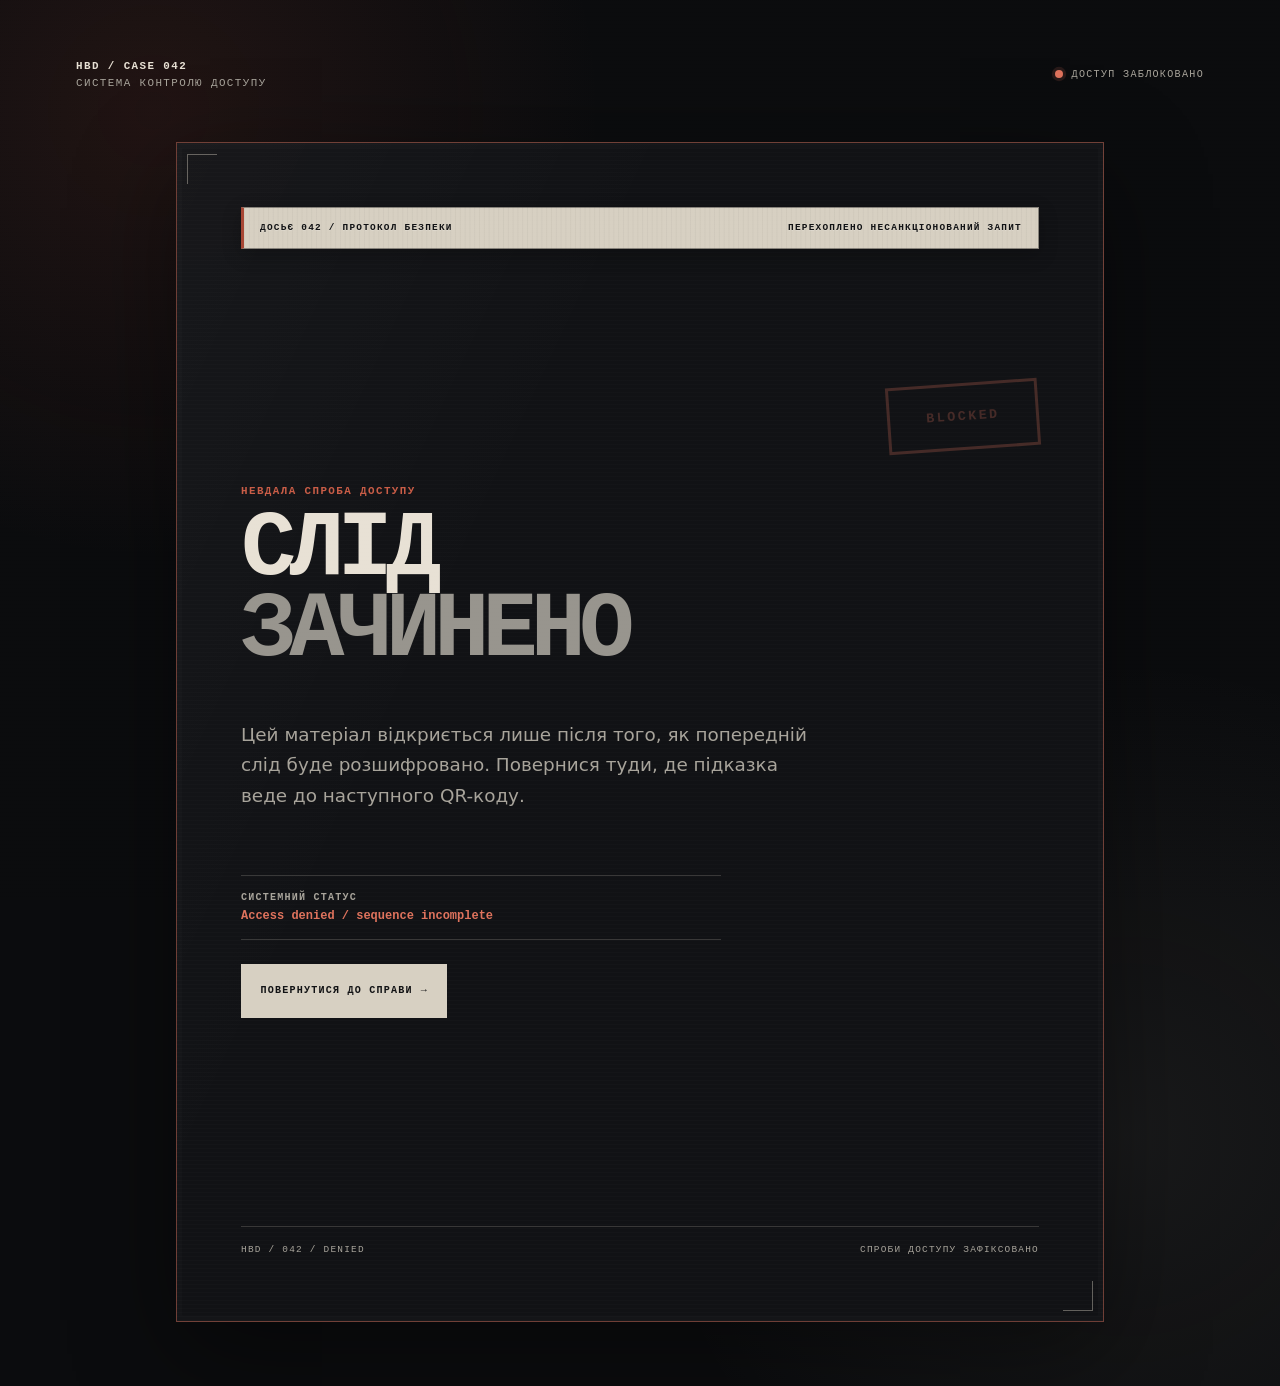
<file: access-denied.html>
<!DOCTYPE html>
<html lang="uk">
<head>
  <meta charset="UTF-8">
  <meta name="viewport" content="width=device-width, initial-scale=1">
  <meta name="theme-color" content="#0b0c0e">
  <meta name="description" content="Системне повідомлення про блокування доступу до наступного етапу квесту.">
  <title>Доступ обмежено — Справа №042</title>
  <link rel="stylesheet" href="style.css">
</head>
<body>
  <a class="skip-link" href="#main-content">Перейти до вмісту</a>

  <main class="case-page denied-page" id="main-content">
    <header class="topbar">
      <div class="identity">
        <p class="identity__series">HBD / CASE 042</p>
        <p class="identity__classification">Система контролю доступу</p>
      </div>
      <div class="topbar__status">
        <span class="status-light status-light--blocked" aria-hidden="true"></span>
        Доступ заблоковано
      </div>
    </header>

    <article class="case-file denied-file" aria-labelledby="denied-title">
      <div class="case-file__meta">
        <span>Досьє 042 / Протокол безпеки</span>
        <span>Перехоплено несанкціонований запит</span>
      </div>

      <section class="denied-content">
        <p class="eyebrow">Невдала спроба доступу</p>
        <h1 id="denied-title">Слід<br><em>зачинено</em></h1>
        <p class="denied-message">Цей матеріал відкриється лише після того, як попередній слід буде розшифровано. Повернися туди, де підказка веде до наступного QR-коду.</p>

        <div class="denied-status" role="status">
          <span>Системний статус</span>
          <strong>Access denied / sequence incomplete</strong>
        </div>

        <a class="denied-action" href="index.html">Повернутися до справи <span aria-hidden="true">→</span></a>
      </section>

      <div class="stamp stamp--large stamp--blocked" aria-hidden="true">Blocked</div>

      <footer class="case-file__footer">
        <span>HBD / 042 / DENIED</span>
        <span>Спроби доступу зафіксовано</span>
      </footer>
    </article>
  </main>
</body>
</html>
</file>
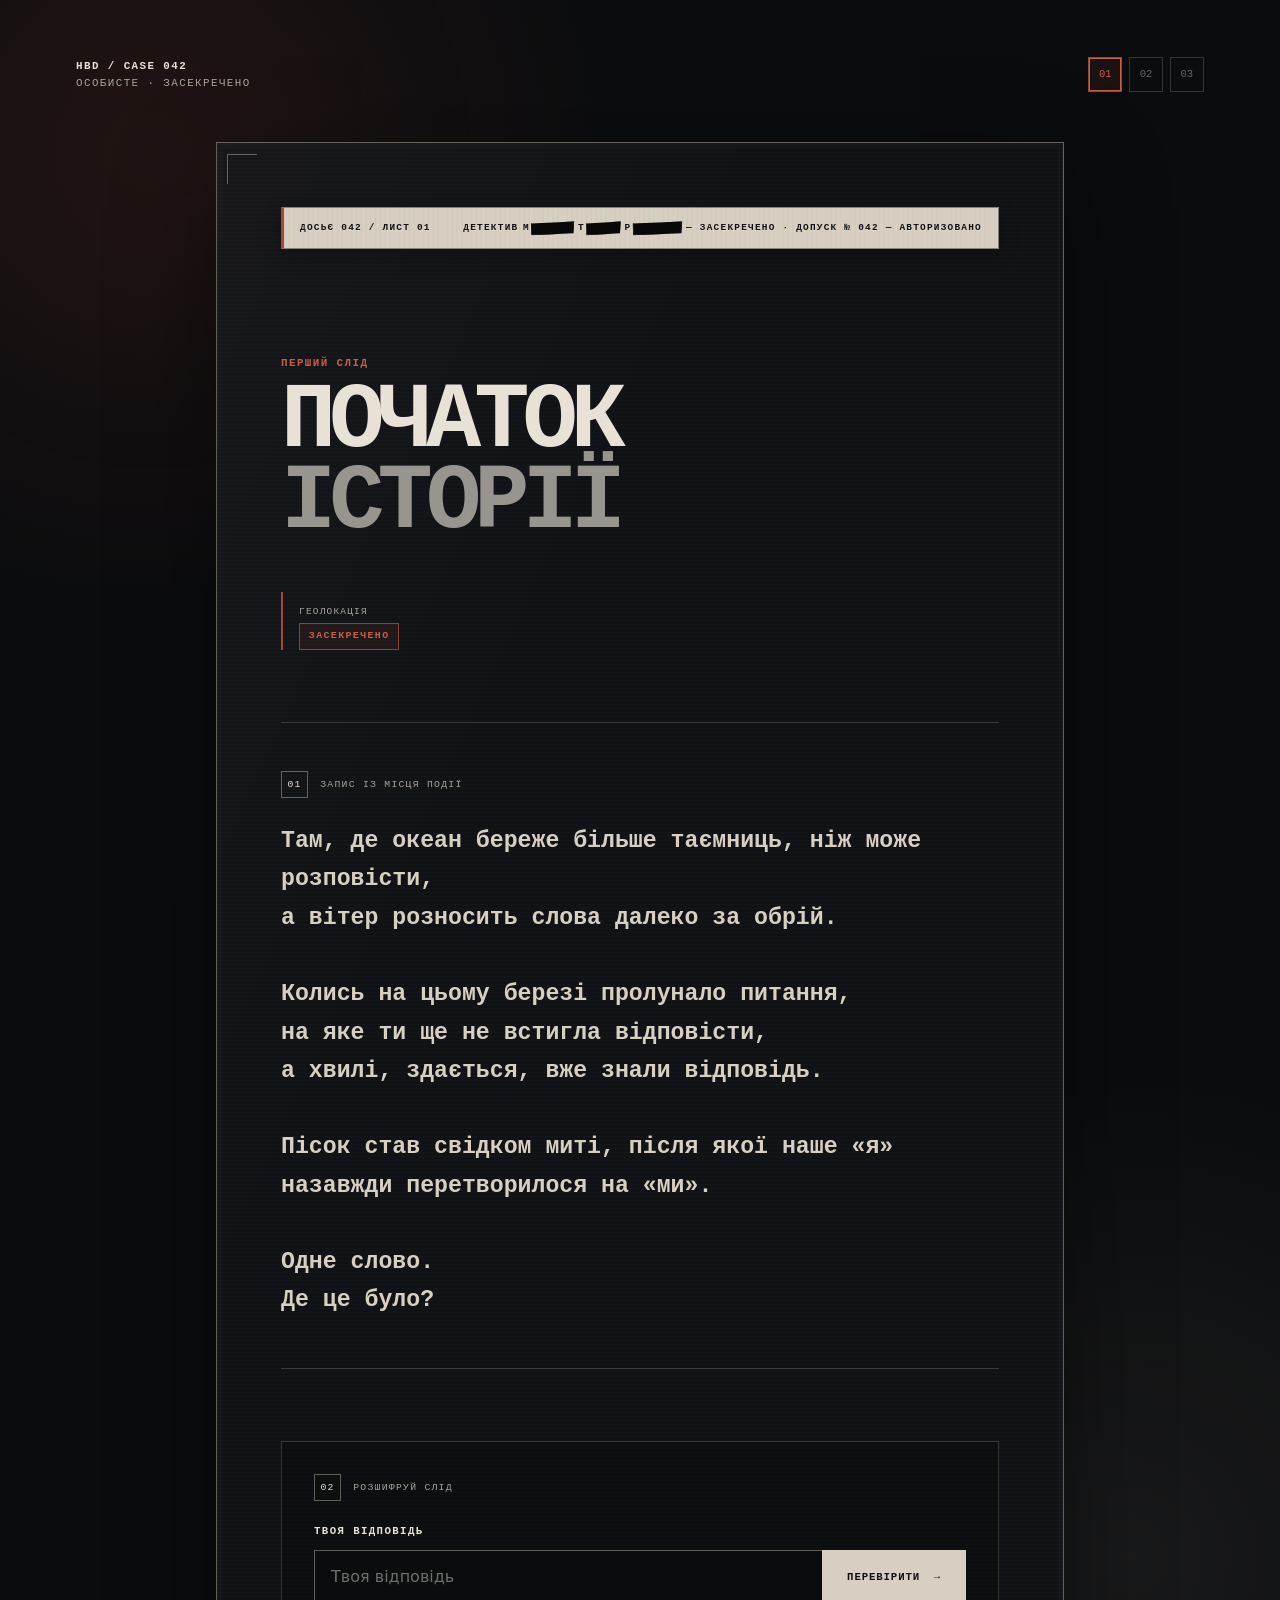
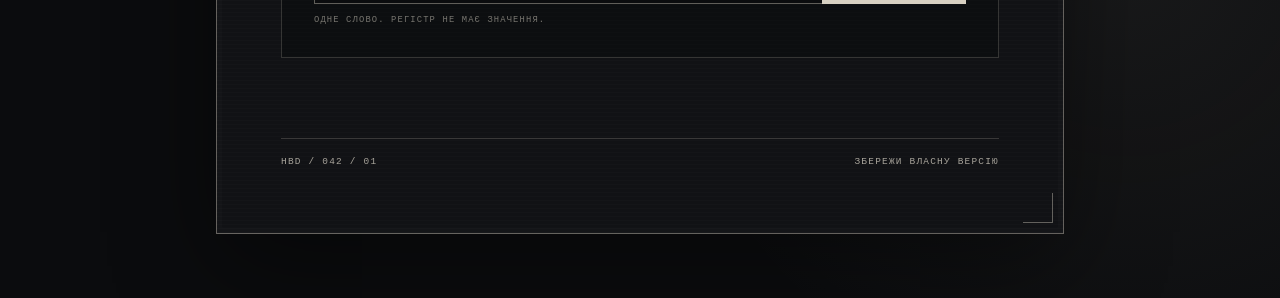
<file: case1.html>
<!DOCTYPE html>
<html lang="uk" data-quest-stage="1">
<head>
  <meta charset="UTF-8">
  <meta name="viewport" content="width=device-width, initial-scale=1">
  <meta name="theme-color" content="#0b0c0e">
  <meta name="description" content="Перший слід детективної справи №042.">
  <title>Справа №1 — Початок історії</title>
  <link rel="stylesheet" href="/style.css">
  <script src="/quest-access.js"></script>
  <script src="/quest.js" defer></script>
</head>
<body>
  <noscript><div class="noscript-warning">Для розслідування потрібно увімкнути JavaScript.</div></noscript>
  <a class="skip-link" href="#main-content">Перейти до вмісту</a>

  <main class="case-page" id="main-content">
    <header class="topbar">
      <div class="identity">
        <p class="identity__series">HBD / CASE 042</p>
        <p class="identity__classification">Особисте · Засекречено</p>
      </div>
      <ol class="stage-list" aria-label="Етап 1 з 3">
        <li data-stage-link="1"><span class="stage-list__number">01</span></li>
        <li data-stage-link="2"><span class="stage-list__number">02</span></li>
        <li data-stage-link="3"><span class="stage-list__number">03</span></li>
      </ol>
    </header>

    <article class="case-file" data-correct-answer="пляж">
      <div class="case-file__meta">
        <span>Досьє 042 / Лист 01</span>
        <span class="case-file__authorization">Детектив <span class="redacted-name" role="img" aria-label="Ім’я М, решта засекречена"><span class="redacted-name__initial" aria-hidden="true">М</span><span class="redaction redaction--first" aria-hidden="true"></span></span> <span class="redacted-name" role="img" aria-label="По батькові Т, решта засекречено"><span class="redacted-name__initial" aria-hidden="true">Т</span><span class="redaction redaction--middle" aria-hidden="true"></span></span> <span class="redacted-name" role="img" aria-label="Прізвище Р, решта засекречено"><span class="redacted-name__initial" aria-hidden="true">Р</span><span class="redaction redaction--last" aria-hidden="true"></span></span> — засекречено · Допуск № 042 — авторизовано</span>
      </div>

      <header class="case-heading">
        <p class="eyebrow">Перший слід</p>
        <h1>Початок<br><em>історії</em></h1>
        <div class="location-card location-card--classified">
          <span>Геолокація</span>
          <strong>Засекречено</strong>
        </div>
      </header>

      <section class="evidence" aria-labelledby="evidence-title">
        <div class="section-label">
          <span>01</span>
          <h2 id="evidence-title">Запис із місця події</h2>
        </div>
        <p class="riddle" id="riddle">Там, де океан береже більше таємниць, ніж може розповісти,<br>а вітер розносить слова далеко за обрій.<br><br>Колись на цьому березі пролунало питання,<br>на яке ти ще не встигла відповісти,<br>а хвилі, здається, вже знали відповідь.<br><br>Пісок став свідком миті, після якої наше «я»<br>назавжди перетворилося на «ми».<br><br>Одне слово.<br>Де це було?</p>
      </section>

      <form class="answer-form" id="quest-form" novalidate>
        <div class="section-label">
          <span>02</span>
          <h2>Розшифруй слід</h2>
        </div>

        <label class="answer-label" for="answer">Твоя відповідь</label>
        <div class="answer-controls">
          <input id="answer" name="answer" type="text" placeholder="Твоя відповідь" autocomplete="off" autocapitalize="none" spellcheck="false" maxlength="32" aria-describedby="answer-hint">
          <button id="submit" type="submit">Перевірити <span aria-hidden="true">→</span></button>
        </div>
        <p class="input-hint" id="answer-hint">Одне слово. Регістр не має значення.</p>
        <p class="feedback feedback--error" id="error" role="alert" hidden>Не той слід. Спробуй ще раз.</p>
      </form>

      <section class="result" id="result" aria-labelledby="result-title" tabindex="-1" hidden>
        <div class="result__header">
          <div>
            <p class="eyebrow" id="result-title">Слід підтверджено</p>
            <h2>Правильно!</h2>
          </div>
          <div class="stamp stamp--solved" aria-hidden="true">Solved</div>
        </div>

        <div class="digit-card">
          <span>Перша цифра коду</span>
          <strong id="digit">3</strong>
        </div>

        <div class="next-clue">
          <span>Наступний слід</span>
          <p>Шукай його там, де пахне фарбою і чути звук дрилі.</p>
        </div>

        <p class="feedback feedback--warning" id="progress-warning" role="alert" hidden>Відповідь правильна, але браузер не зберіг прогрес. Перевірте дозволи на збереження даних і спробуйте ще раз.</p>
      </section>

      <footer class="case-file__footer">
        <span>HBD / 042 / 01</span>
        <span>Збережи власну версію</span>
      </footer>
    </article>
  </main>
</body>
</html>
</file>
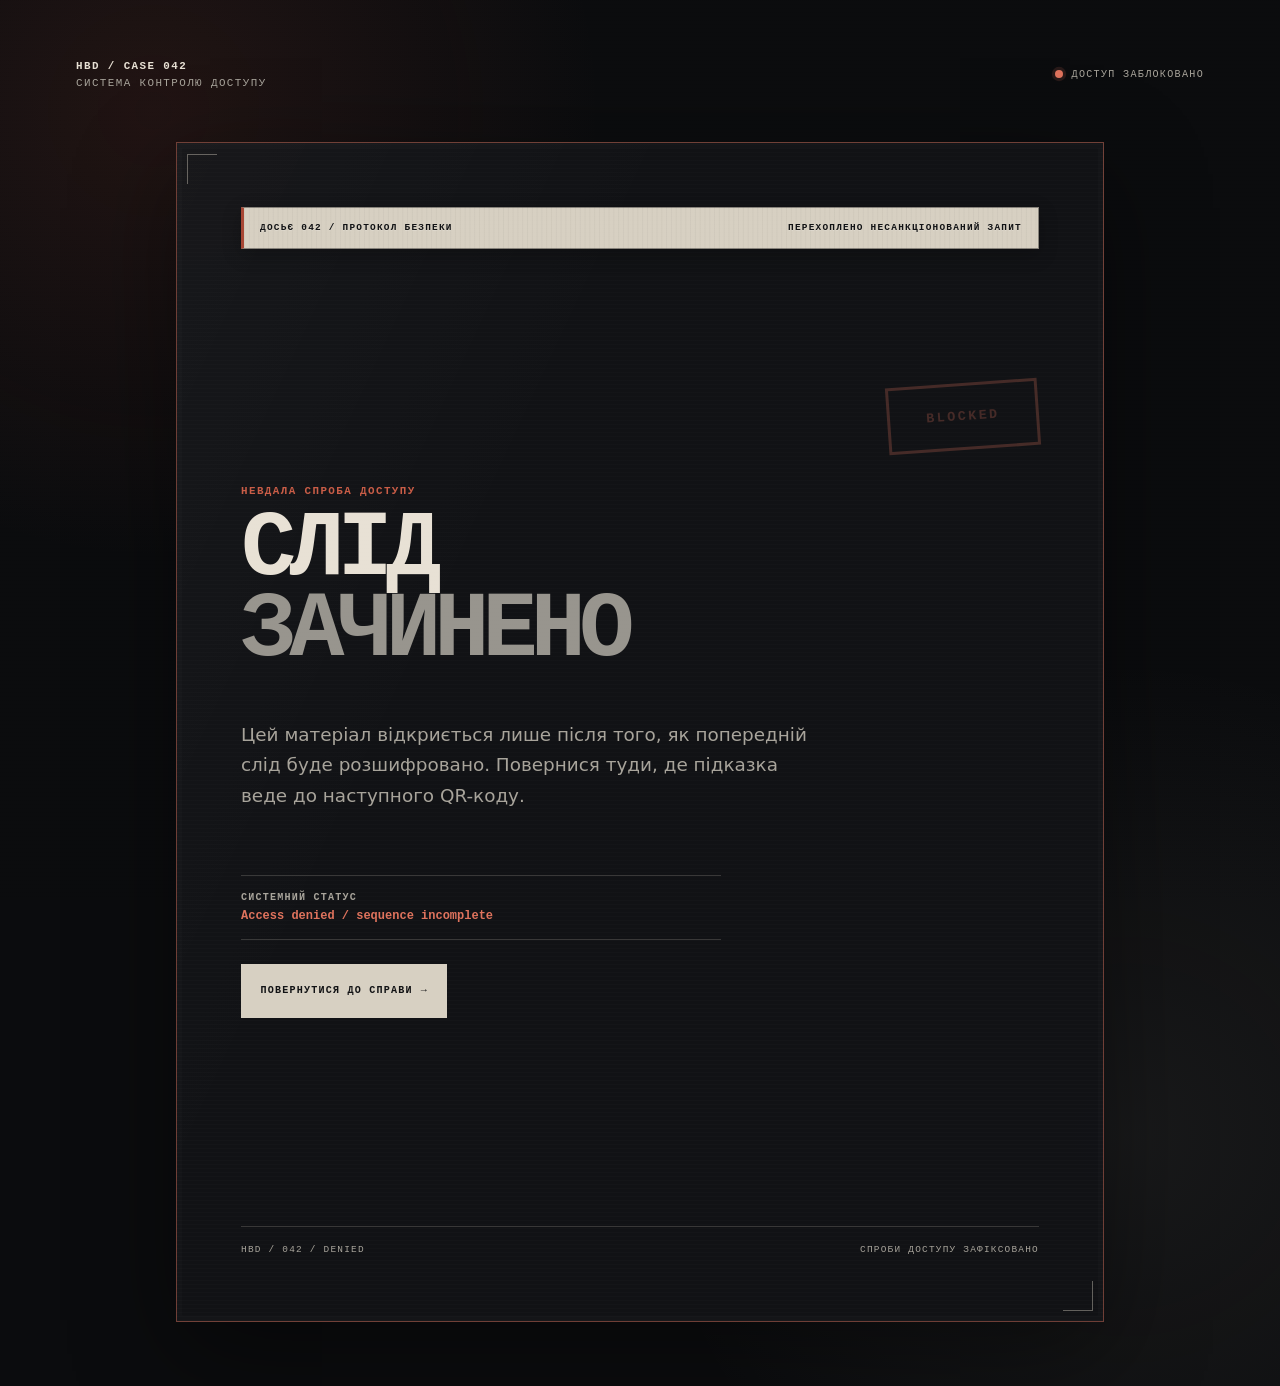
<file: case2.html>
<!DOCTYPE html>
<html lang="uk" data-quest-stage="2">
<head>
  <meta charset="UTF-8">
  <meta name="viewport" content="width=device-width, initial-scale=1">
  <meta name="theme-color" content="#0b0c0e">
  <meta name="description" content="Другий слід детективної справи №042.">
  <title>Справа №2 — Там, де ми будуємо</title>
  <link rel="stylesheet" href="/style.css">
  <script src="/quest-access.js"></script>
  <script src="/quest.js" defer></script>
  <noscript><meta http-equiv="refresh" content="0; url=/access-denied.html"></noscript>
</head>
<body>
  <noscript><div class="noscript-warning">Для розслідування потрібно увімкнути JavaScript.</div></noscript>
  <a class="skip-link" href="#main-content">Перейти до вмісту</a>

  <main class="case-page" id="main-content">
    <header class="topbar">
      <div class="identity">
        <p class="identity__series">HBD / CASE 042</p>
        <p class="identity__classification">Особисте · Засекречено</p>
      </div>
      <ol class="stage-list" aria-label="Етап 2 з 3">
        <li data-stage-link="1"><span class="stage-list__number">01</span></li>
        <li data-stage-link="2"><span class="stage-list__number">02</span></li>
        <li data-stage-link="3"><span class="stage-list__number">03</span></li>
      </ol>
    </header>

    <article class="case-file" data-correct-answer="дім">
      <div class="case-file__meta">
        <span>Досьє 042 / Лист 02</span>
        <span class="case-file__authorization">Детектив <span class="redacted-name" role="img" aria-label="Ім’я М, решта засекречена"><span class="redacted-name__initial" aria-hidden="true">М</span><span class="redaction redaction--first" aria-hidden="true"></span></span> <span class="redacted-name" role="img" aria-label="По батькові Т, решта засекречено"><span class="redacted-name__initial" aria-hidden="true">Т</span><span class="redaction redaction--middle" aria-hidden="true"></span></span> <span class="redacted-name" role="img" aria-label="Прізвище Р, решта засекречено"><span class="redacted-name__initial" aria-hidden="true">Р</span><span class="redaction redaction--last" aria-hidden="true"></span></span> — засекречено · Допуск № 042 — авторизовано</span>
      </div>

      <header class="case-heading">
        <p class="eyebrow">Другий слід</p>
        <h1>Там, де ми<br><em>будуємо</em></h1>
        <div class="location-card location-card--classified">
          <span>Геолокація</span>
          <strong>Засекречено</strong>
        </div>
      </header>

      <section class="evidence" aria-labelledby="evidence-title">
        <div class="section-label">
          <span>01</span>
          <h2 id="evidence-title">Запис із місця події</h2>
        </div>
        <p class="riddle" id="riddle">Тут поки що більше пилу, ніж затишку,<br>більше сміття, ніж речей на своїх місцях.<br>Тут було чимало втоми, сумнівів і моментів,<br>коли здавалося, що до мрії ще дуже далеко.<br><br>Але кожна стіна, кожен цвях і кожен зроблений крок<br>потроху перетворюють порожній простір<br>на місце, яке буде тільки нашим.<br><br>Ми створюємо місце, куди завжди захочеться повертатися.<br><br>Одним словом: що ми створюємо?</p>
      </section>

      <form class="answer-form" id="quest-form" novalidate>
        <div class="section-label">
          <span>02</span>
          <h2>Розшифруй слід</h2>
        </div>

        <label class="answer-label" for="answer">Твоя відповідь</label>
        <div class="answer-controls">
          <input id="answer" name="answer" type="text" placeholder="Твоя відповідь" autocomplete="off" autocapitalize="none" spellcheck="false" maxlength="32" aria-describedby="answer-hint">
          <button id="submit" type="submit">Перевірити <span aria-hidden="true">→</span></button>
        </div>
        <p class="input-hint" id="answer-hint">Одне слово. Регістр не має значення.</p>
        <p class="feedback feedback--error" id="error" role="alert" hidden>Не той слід. Спробуй ще раз.</p>
      </form>

      <section class="result" id="result" aria-labelledby="result-title" tabindex="-1" hidden>
        <div class="result__header">
          <div>
            <p class="eyebrow" id="result-title">Слід підтверджено</p>
            <h2>Правильно!</h2>
          </div>
          <div class="stamp stamp--solved" aria-hidden="true">Solved</div>
        </div>

        <div class="digit-card">
          <span>Друга цифра коду</span>
          <strong id="digit">7</strong>
        </div>

        <div class="next-clue">
          <span>Наступний слід</span>
          <p>Він уже вдома. Поглянь туди. Там ми ховаємо найцінніше.</p>
        </div>

        <p class="feedback feedback--warning" id="progress-warning" role="alert" hidden>Відповідь правильна, але браузер не зберіг прогрес. Перевірте дозволи на збереження даних і спробуйте ще раз.</p>
      </section>

      <footer class="case-file__footer">
        <span>HBD / 042 / 02</span>
        <span>Збережи власну версію</span>
      </footer>
    </article>
  </main>
</body>
</html>
</file>
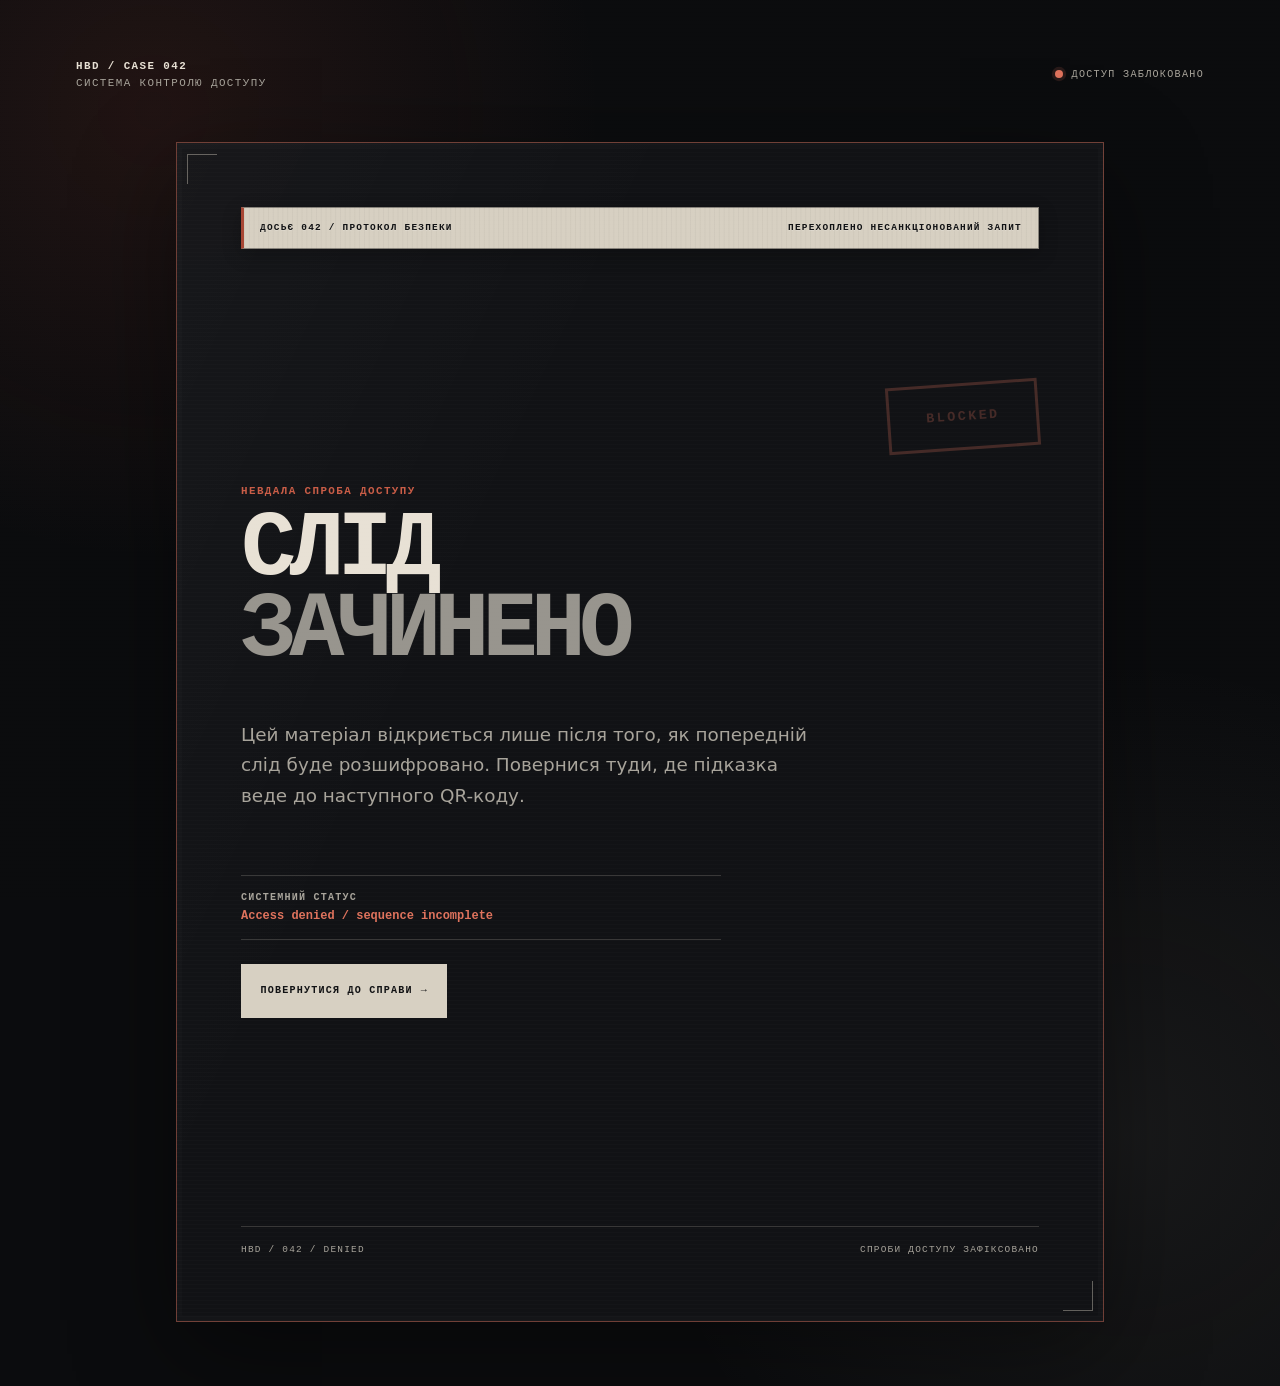
<file: case3.html>
<!DOCTYPE html>
<html lang="uk" data-quest-stage="3">
<head>
  <meta charset="UTF-8">
  <meta name="viewport" content="width=device-width, initial-scale=1">
  <meta name="theme-color" content="#0b0c0e">
  <meta name="description" content="Фінальний слід детективної справи №042.">
  <title>Справа №3 — Останнє питання</title>
  <link rel="stylesheet" href="/style.css">
  <script src="/quest-access.js"></script>
  <script src="/quest.js" defer></script>
  <noscript><meta http-equiv="refresh" content="0; url=/access-denied.html"></noscript>
</head>
<body>
  <noscript><div class="noscript-warning">Для розслідування потрібно увімкнути JavaScript.</div></noscript>
  <a class="skip-link" href="#main-content">Перейти до вмісту</a>

  <main class="case-page" id="main-content">
    <header class="topbar">
      <div class="identity">
        <p class="identity__series">HBD / CASE 042</p>
        <p class="identity__classification">Особисте · Засекречено</p>
      </div>
      <ol class="stage-list" aria-label="Етап 3 з 3">
        <li data-stage-link="1"><span class="stage-list__number">01</span></li>
        <li data-stage-link="2"><span class="stage-list__number">02</span></li>
        <li data-stage-link="3"><span class="stage-list__number">03</span></li>
      </ol>
    </header>

    <article class="case-file" data-correct-answer="Танюшка">
      <div class="case-file__meta">
        <span>Досьє 042 / Лист 03</span>
        <span class="case-file__authorization">Детектив <span class="redacted-name" role="img" aria-label="Ім’я М, решта засекречена"><span class="redacted-name__initial" aria-hidden="true">М</span><span class="redaction redaction--first" aria-hidden="true"></span></span> <span class="redacted-name" role="img" aria-label="По батькові Т, решта засекречено"><span class="redacted-name__initial" aria-hidden="true">Т</span><span class="redaction redaction--middle" aria-hidden="true"></span></span> <span class="redacted-name" role="img" aria-label="Прізвище Р, решта засекречено"><span class="redacted-name__initial" aria-hidden="true">Р</span><span class="redaction redaction--last" aria-hidden="true"></span></span> — засекречено · Допуск № 042 — авторизовано</span>
      </div>

      <header class="case-heading">
        <p class="eyebrow">Фінальний слід</p>
        <h1>Останнє<br><em>питання</em></h1>
        <div class="location-card location-card--classified">
          <span>Геолокація</span>
          <strong>Засекречено</strong>
        </div>
      </header>

      <section class="evidence" aria-labelledby="evidence-title">
        <div class="section-label">
          <span>01</span>
          <h2 id="evidence-title">Запис із місця події</h2>
        </div>
        <p class="riddle" id="riddle">Океан став свідком нашого початку.<br>Стіни стали свідками того, як ми вчимося будувати своє життя разом.<br><br>Але ні океан, ні стіни не мають значення самі по собі.<br><br>Бо всі дороги, усі плани, усі труднощі,<br>усі «ми ще це зробимо»<br>ведуть до однієї людини.<br><br>Тієї, без якої ця історія просто не мала б сенсу.<br><br>І якщо перші дві відповіді були місцями,<br>то ця — найважливіша.<br><br><strong>Одним словом: як я тебе називаю?</strong></p>
      </section>

      <form class="answer-form" id="quest-form" novalidate>
        <div class="section-label">
          <span>02</span>
          <h2>Розшифруй слід</h2>
        </div>

        <label class="answer-label" for="answer">Твоя відповідь</label>
        <div class="answer-controls">
          <input id="answer" name="answer" type="text" placeholder="Твоя відповідь" autocomplete="off" autocapitalize="none" spellcheck="false" maxlength="32" aria-describedby="answer-hint">
          <button id="submit" type="submit">Перевірити <span aria-hidden="true">→</span></button>
        </div>
        <p class="input-hint" id="answer-hint">Одне слово. Регістр не має значення.</p>
        <p class="feedback feedback--error" id="error" role="alert" hidden>Не той слід. Спробуй ще раз.</p>
      </form>

      <section class="result result--final" id="result" aria-labelledby="result-title" tabindex="-1" hidden>
        <div class="result__header">
          <div>
            <p class="eyebrow" id="result-title">Справа розкрита</p>
            <h2>Правильно!</h2>
          </div>
          <div class="stamp stamp--solved" aria-hidden="true">Solved</div>
        </div>

        <div class="digit-card">
          <span>Третя цифра коду</span>
          <strong id="digit">5</strong>
        </div>

        <div class="next-clue next-clue--final">
          <span>Останнє повідомлення</span>
          <p>Код знайдено. Відкрий кейс — усі сліди привели тебе сюди.</p>
        </div>

        <p class="feedback feedback--warning" id="progress-warning" role="alert" hidden>Відповідь правильна, але браузер не зберіг прогрес. Перевірте дозволи на збереження даних і спробуйте ще раз.</p>
      </section>

      <footer class="case-file__footer">
        <span>HBD / 042 / 03</span>
        <span>Кінець розслідування</span>
      </footer>
    </article>
  </main>
</body>
</html>
</file>
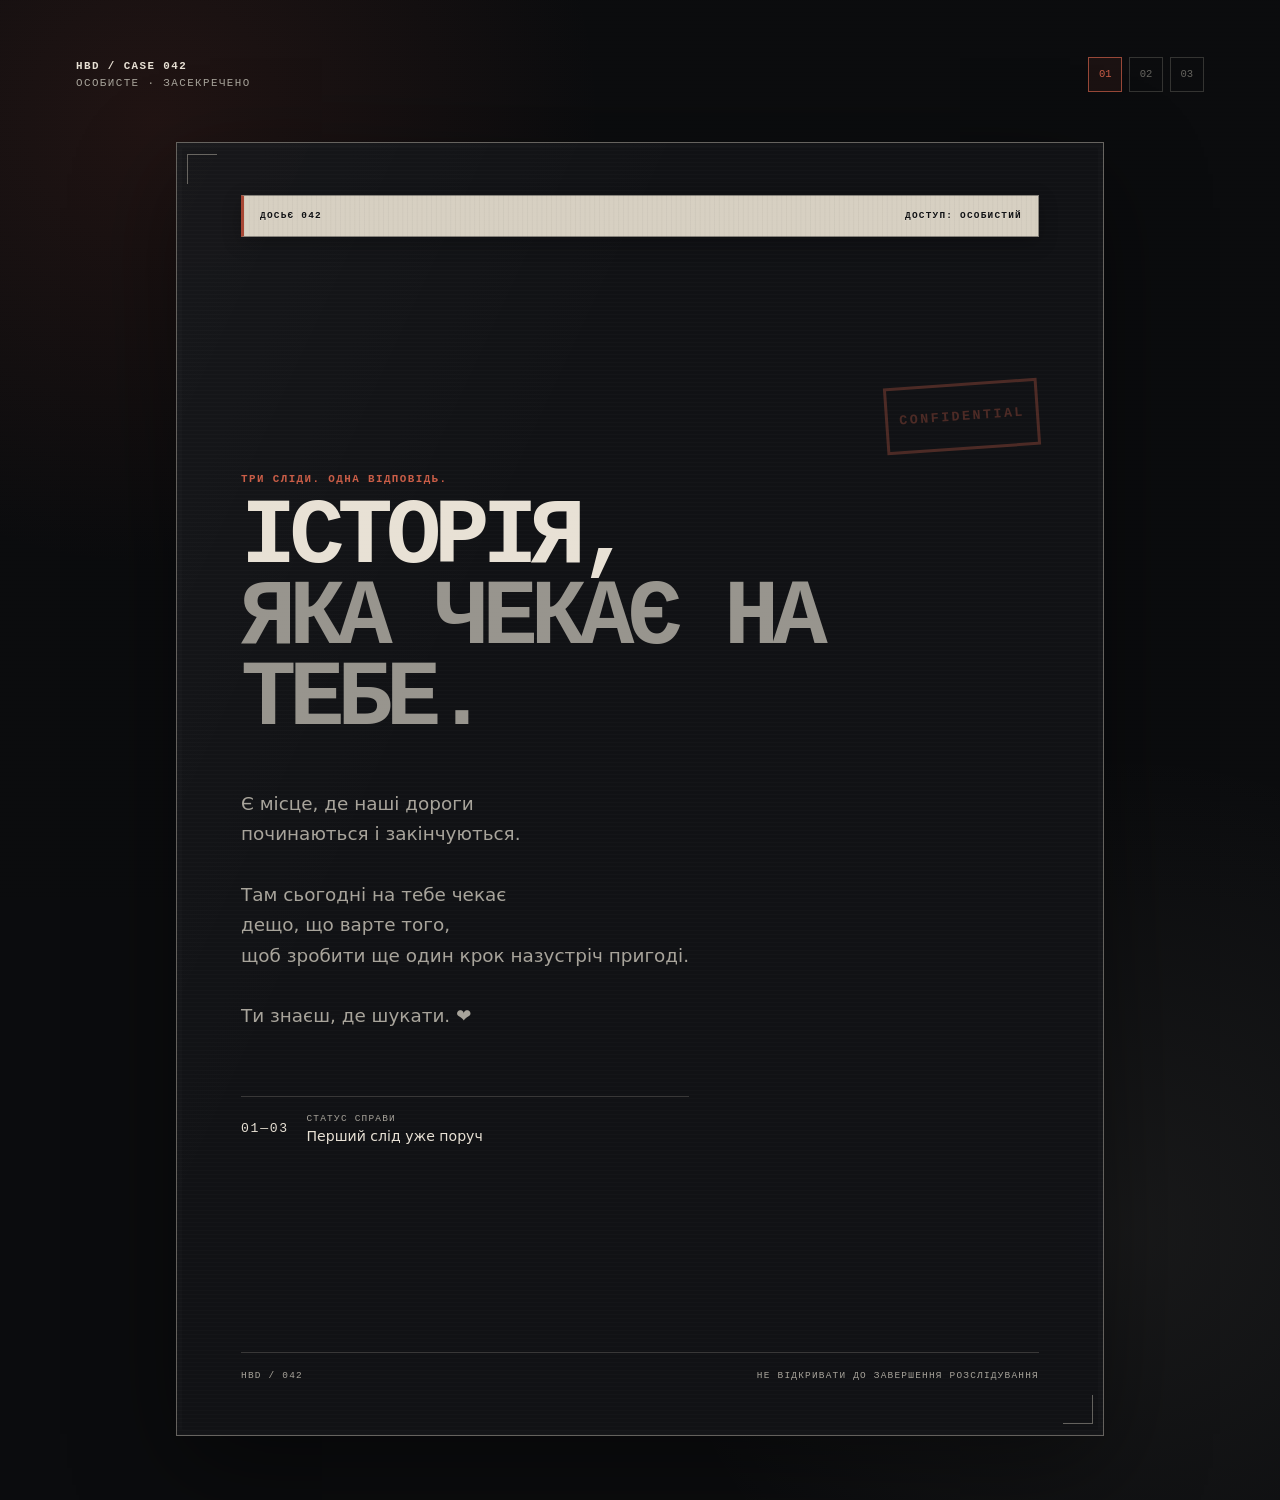
<file: home.html>
<!DOCTYPE html>
<html lang="uk">
<head>
  <meta charset="UTF-8">
  <meta name="viewport" content="width=device-width, initial-scale=1">
  <meta name="theme-color" content="#0b0c0e">
  <meta name="description" content="Вступна сторінка особистого детективного квесту.">
  <title>Справа №042</title>
  <link rel="stylesheet" href="/style.css">
  <script src="/quest-access.js"></script>
  <script src="/quest.js" defer></script>
</head>
<body>
  <a class="skip-link" href="#main-content">Перейти до вмісту</a>

  <main class="case-page" id="main-content">
    <header class="topbar">
      <div class="identity">
        <p class="identity__series">HBD / CASE 042</p>
        <p class="identity__classification">Особисте · Засекречено</p>
      </div>
      <ol class="stage-list" aria-label="Етапи справи">
        <li data-stage-link="1"><span class="stage-list__number">01</span></li>
        <li data-stage-link="2"><span class="stage-list__number">02</span></li>
        <li data-stage-link="3"><span class="stage-list__number">03</span></li>
      </ol>
    </header>

    <article class="case-file case-file--cover">
      <div class="case-file__meta">
        <span>Досьє 042</span>
        <span>Доступ: особистий</span>
      </div>

      <div class="cover-content">
        <p class="eyebrow">Три сліди. Одна відповідь.</p>
        <h1>Історія,<br><em>яка чекає на тебе.</em></h1>
        <p class="cover-lead">Є місце, де наші дороги<br>починаються і закінчуються.<br><br>Там сьогодні на тебе чекає<br>дещо, що варте того,<br>щоб зробити ще один крок назустріч пригоді.<br><br>Ти знаєш, де шукати. ❤️</p>

        <div class="cover-status">
          <span class="cover-status__index">01—03</span>
          <div>
            <span>Статус справи</span>
            <strong>Перший слід уже поруч</strong>
          </div>
        </div>
      </div>

      <div class="stamp stamp--large" aria-hidden="true">Confidential</div>

      <footer class="case-file__footer">
        <span>HBD / 042</span>
        <span>Не відкривати до завершення розслідування</span>
      </footer>
    </article>
  </main>
</body>
</html>
</file>
<file: style.css>
:root {
  color-scheme: dark;
  --background: #0b0c0e;
  --background-soft: #111316;
  --paper: #d7d0c2;
  --paper-muted: #98958e;
  --ink: #111214;
  --text: #e8e1d5;
  --muted: #a8a49b;
  --line: rgba(215, 208, 194, 0.2);
  --line-strong: rgba(215, 208, 194, 0.42);
  --accent: #a84735;
  --accent-bright: #c95d47;
  --success: #8d9c73;
  --error: #df735d;
  --display: "Courier New", "Liberation Mono", ui-monospace, monospace;
  --body: Inter, ui-sans-serif, system-ui, -apple-system, BlinkMacSystemFont, "Segoe UI", sans-serif;
}

* {
  box-sizing: border-box;
}

html {
  min-width: 320px;
  background: var(--background);
}

body {
  min-width: 320px;
  min-height: 100vh;
  min-height: 100svh;
  margin: 0;
  color: var(--text);
  font-family: var(--body);
  background:
    radial-gradient(circle at 12% 8%, rgba(168, 71, 53, 0.14), transparent 28rem),
    radial-gradient(circle at 88% 82%, rgba(215, 208, 194, 0.07), transparent 30rem),
    var(--background);
}

body::before {
  position: fixed;
  z-index: 10;
  inset: 0;
  pointer-events: none;
  content: "";
  opacity: 0.18;
  background: repeating-linear-gradient(
    0deg,
    transparent 0,
    transparent 3px,
    rgba(255, 255, 255, 0.025) 4px
  );
}

[hidden] {
  display: none !important;
}

button,
input {
  font: inherit;
}

.skip-link {
  position: fixed;
  z-index: 100;
  top: 0.75rem;
  left: 0.75rem;
  padding: 0.75rem 1rem;
  color: var(--ink);
  font-family: var(--display);
  font-size: 0.75rem;
  font-weight: 700;
  letter-spacing: 0.08em;
  text-decoration: none;
  text-transform: uppercase;
  background: var(--paper);
  transform: translateY(-160%);
}

.skip-link:focus {
  transform: translateY(0);
}

.case-page {
  width: min(100% - 2rem, 72rem);
  margin-inline: auto;
  padding-block: clamp(1rem, 3vw, 2.5rem) clamp(2rem, 5vw, 4rem);
}

.topbar {
  display: flex;
  align-items: center;
  justify-content: space-between;
  min-height: 4.5rem;
  margin-bottom: clamp(1rem, 3vw, 2rem);
  padding-inline: clamp(0.25rem, 1vw, 0.75rem);
  font-family: var(--display);
  text-transform: uppercase;
}

.identity__series,
.identity__classification,
.topbar__status,
.eyebrow,
.case-file__meta,
.case-file__footer,
.location-card span,
.section-label,
.answer-label,
.input-hint,
.digit-card span,
.next-clue > span,
.cover-status span {
  letter-spacing: 0.13em;
  text-transform: uppercase;
}

.identity__series,
.identity__classification {
  margin: 0;
  font-size: 0.68rem;
}

.identity__series {
  color: var(--text);
  font-weight: 700;
}

.identity__classification {
  margin-top: 0.3rem;
  color: var(--muted);
}

.topbar__status {
  display: flex;
  align-items: center;
  gap: 0.55rem;
  color: var(--muted);
  font-size: 0.63rem;
}

.status-light {
  width: 0.5rem;
  height: 0.5rem;
  border-radius: 50%;
  background: var(--accent-bright);
  box-shadow: 0 0 0 0.2rem rgba(201, 93, 71, 0.14);
}

.stage-list {
  display: flex;
  gap: 0.4rem;
  margin: 0;
  padding: 0;
  list-style: none;
}

.stage-list li {
  display: grid;
  width: 2.15rem;
  height: 2.15rem;
  place-items: center;
  border: 1px solid var(--line);
  color: #65645f;
  font-size: 0.66rem;
  transition: border-color 180ms ease, color 180ms ease, background-color 180ms ease;
}

.stage-list a {
  display: grid;
  width: 100%;
  height: 100%;
  place-items: center;
  color: inherit;
  text-decoration: none;
}

.stage-list a:hover {
  background: rgba(215, 208, 194, 0.08);
}

.stage-list a:focus-visible {
  outline: 2px solid var(--accent-bright);
  outline-offset: 2px;
}

.stage-list li.is-visited {
  border-color: rgba(201, 93, 71, 0.72);
  color: var(--accent-bright);
  background: rgba(168, 71, 53, 0.1);
}

.stage-list li.is-complete {
  border-color: rgba(141, 156, 115, 0.72);
  color: var(--success);
  background: rgba(141, 156, 115, 0.08);
}

.stage-list li.is-active {
  box-shadow: inset 0 0 0 1px currentColor;
}

.case-file {
  position: relative;
  isolation: isolate;
  width: min(100%, 53rem);
  margin-inline: auto;
  padding: clamp(1.35rem, 5vw, 4.25rem);
  overflow: hidden;
  border: 1px solid var(--line-strong);
  background:
    linear-gradient(115deg, rgba(255, 255, 255, 0.025), transparent 35%),
    repeating-linear-gradient(
      0deg,
      rgba(255, 255, 255, 0.012) 0,
      rgba(255, 255, 255, 0.012) 1px,
      transparent 1px,
      transparent 4px
    ),
    rgba(17, 19, 22, 0.94);
  box-shadow:
    0 2rem 6rem rgba(0, 0, 0, 0.42),
    inset 0 0 0 0.35rem rgba(255, 255, 255, 0.012);
}

.case-file::before,
.case-file::after {
  position: absolute;
  z-index: 2;
  width: 1.8rem;
  height: 1.8rem;
  pointer-events: none;
  content: "";
}

.case-file::before {
  top: 0.65rem;
  left: 0.65rem;
  border-top: 1px solid var(--line-strong);
  border-left: 1px solid var(--line-strong);
}

.case-file::after {
  right: 0.65rem;
  bottom: 0.65rem;
  border-right: 1px solid var(--line-strong);
  border-bottom: 1px solid var(--line-strong);
}

.case-file__meta,
.case-file__footer {
  display: flex;
  align-items: center;
  justify-content: space-between;
  gap: 1rem;
  color: var(--muted);
  font-family: var(--display);
  font-size: 0.59rem;
  line-height: 1.5;
}

.case-file__meta {
  margin-bottom: clamp(3.25rem, 9vw, 6.75rem);
  padding: 0.8rem 1rem;
  border: 1px solid rgba(17, 18, 20, 0.4);
  border-left: 3px solid var(--accent);
  color: var(--ink);
  background:
    linear-gradient(90deg, rgba(17, 18, 20, 0.035) 1px, transparent 1px),
    var(--paper);
  background-size: 0.3rem 100%;
  box-shadow: 0 0.35rem 1.2rem rgba(0, 0, 0, 0.22);
  font-weight: 600;
  text-shadow: 0 1px rgba(255, 255, 255, 0.18);
}

.case-file__authorization {
  display: inline-flex;
  align-items: center;
  flex-wrap: wrap;
  justify-content: flex-end;
  gap: 0.28rem;
}

.redacted-name {
  display: inline-flex;
  align-items: center;
  flex: 0 0 auto;
  gap: 0.12rem;
}

.redacted-name__initial {
  color: var(--ink);
  font-weight: 700;
  text-shadow: none;
}

.redaction {
  position: relative;
  z-index: 1;
  display: inline-block;
  flex: 0 0 auto;
  height: 1.5em;
  margin-block: -0.32em;
  margin-inline: -0.04rem;
  background: #080808;
  box-shadow:
    inset 0 0 0 1px rgba(255, 255, 255, 0.08),
    0 0 0 0.04rem #080808;
  clip-path: polygon(0 16%, 100% 2%, 98% 85%, 1% 100%);
}

.redaction--first {
  width: 2.7rem;
}

.redaction--middle {
  width: 2.15rem;
}

.redaction--last {
  width: 3.1rem;
}

.case-heading {
  position: relative;
  margin-bottom: clamp(2.6rem, 7vw, 4.5rem);
}

.eyebrow {
  margin: 0 0 0.8rem;
  color: var(--accent-bright);
  font-family: var(--display);
  font-size: 0.68rem;
  font-weight: 700;
}

h1,
h2,
p {
  overflow-wrap: break-word;
}

h1 {
  max-width: 12ch;
  margin: 0;
  font-family: var(--display);
  font-size: clamp(2.55rem, 9vw, 5.75rem);
  font-weight: 700;
  letter-spacing: -0.075em;
  line-height: 0.88;
  text-transform: uppercase;
}

h1 em {
  color: var(--paper-muted);
  font-style: normal;
}

.location-card {
  display: grid;
  gap: 0.35rem;
  width: min(100%, 24rem);
  margin-top: clamp(1.8rem, 5vw, 3rem);
  padding: 0.9rem 0 0 1rem;
  border-left: 2px solid var(--accent);
}

.location-card span,
.digit-card span,
.next-clue > span,
.cover-status span {
  color: var(--muted);
  font-family: var(--display);
  font-size: 0.59rem;
}

.location-card strong {
  font-size: 0.88rem;
  font-weight: 500;
  line-height: 1.4;
}

.location-card--classified strong {
  display: inline-flex;
  width: fit-content;
  padding: 0.35rem 0.55rem;
  border: 1px solid rgba(201, 93, 71, 0.62);
  color: var(--accent-bright);
  font-family: var(--display);
  font-size: 0.62rem;
  font-weight: 700;
  letter-spacing: 0.14em;
  text-transform: uppercase;
  background: rgba(168, 71, 53, 0.1);
}

.evidence {
  margin-block: clamp(2.5rem, 7vw, 4.5rem);
  padding-block: clamp(1.75rem, 5vw, 3rem);
  border-block: 1px solid var(--line);
}

.section-label {
  display: flex;
  align-items: center;
  gap: 0.75rem;
  margin-bottom: 1.5rem;
  color: var(--muted);
  font-family: var(--display);
  font-size: 0.61rem;
}

.section-label span {
  display: grid;
  width: 1.7rem;
  height: 1.7rem;
  place-items: center;
  border: 1px solid var(--line-strong);
  color: var(--text);
}

.section-label h2 {
  margin: 0;
  font: inherit;
}

.riddle {
  margin: 0;
  color: var(--paper);
  font-family: var(--display);
  font-size: clamp(1.05rem, 3.2vw, 1.45rem);
  font-weight: 700;
  line-height: 1.65;
}

.answer-form {
  position: relative;
  padding: clamp(1.25rem, 4vw, 2rem);
  border: 1px solid var(--line);
  background: rgba(5, 6, 7, 0.35);
}

.answer-label {
  display: block;
  margin-bottom: 0.8rem;
  color: var(--text);
  font-family: var(--display);
  font-size: 0.67rem;
  font-weight: 700;
}

.answer-controls {
  display: grid;
  grid-template-columns: minmax(0, 1fr) auto;
}

.answer-controls input {
  min-width: 0;
  min-height: 3.4rem;
  padding: 0.85rem 1rem;
  border: 1px solid var(--line-strong);
  border-right: 0;
  border-radius: 0;
  outline: 0;
  color: var(--text);
  background: var(--background);
  caret-color: var(--accent-bright);
}

.answer-controls input::placeholder {
  color: #6f6e69;
}

.answer-controls input:focus {
  border-color: var(--paper);
  box-shadow: inset 0 -2px 0 var(--accent);
}

.answer-controls input[aria-invalid="true"] {
  border-color: var(--error);
}

.answer-controls input:disabled {
  color: var(--muted);
  opacity: 0.65;
}

.answer-controls button {
  min-height: 3.4rem;
  padding: 0.85rem clamp(1rem, 3vw, 1.5rem);
  border: 1px solid var(--paper);
  border-radius: 0;
  color: var(--ink);
  font-family: var(--display);
  font-size: 0.67rem;
  font-weight: 700;
  letter-spacing: 0.08em;
  text-transform: uppercase;
  background: var(--paper);
  cursor: pointer;
  transition: color 160ms ease, background-color 160ms ease;
}

.answer-controls button span {
  display: inline-block;
  margin-left: 0.4rem;
  transition: transform 160ms ease;
}

.answer-controls button:hover:not(:disabled) {
  color: var(--text);
  background: transparent;
}

.answer-controls button:hover:not(:disabled) span {
  transform: translateX(0.2rem);
}

.answer-controls button:focus-visible {
  outline: 2px solid var(--accent-bright);
  outline-offset: 3px;
}

.answer-controls button:disabled {
  cursor: default;
  opacity: 0.58;
}

.input-hint {
  margin: 0.7rem 0 0;
  color: #77756f;
  font-family: var(--display);
  font-size: 0.55rem;
}

.feedback {
  margin: 1rem 0 0;
  padding: 0.75rem 0.9rem;
  font-family: var(--display);
  font-size: 0.68rem;
}

.feedback--error {
  border-left: 2px solid var(--error);
  color: #f0a292;
  background: rgba(168, 71, 53, 0.1);
}

.feedback--warning {
  border-left: 2px solid #c29b56;
  color: #e3c38b;
  background: rgba(194, 155, 86, 0.09);
}

.result {
  position: relative;
  margin-top: 1.5rem;
  padding: clamp(1.35rem, 4vw, 2.25rem);
  border: 1px solid rgba(141, 156, 115, 0.58);
  outline: 0;
  background:
    linear-gradient(120deg, rgba(141, 156, 115, 0.11), transparent 55%),
    rgba(10, 12, 10, 0.74);
  animation: reveal-result 420ms cubic-bezier(0.2, 0.7, 0.2, 1) both;
}

.result:focus-visible {
  outline: 2px solid var(--success);
  outline-offset: 3px;
}

.result__header {
  display: flex;
  align-items: flex-start;
  justify-content: space-between;
  gap: 1rem;
  margin-bottom: 1.5rem;
}

.result__header .eyebrow {
  margin-bottom: 0.35rem;
  color: var(--success);
}

.result h2 {
  margin: 0;
  font-family: var(--display);
  font-size: clamp(1.55rem, 5vw, 2.4rem);
  letter-spacing: -0.05em;
  text-transform: uppercase;
}

.stamp {
  display: inline-grid;
  min-height: 2.5rem;
  padding: 0.45rem 0.7rem;
  place-items: center;
  border: 2px solid currentColor;
  color: var(--accent-bright);
  font-family: var(--display);
  font-size: 0.64rem;
  font-weight: 700;
  letter-spacing: 0.18em;
  line-height: 1;
  text-transform: uppercase;
  transform: rotate(-4deg);
  opacity: 0.78;
}

.stamp--large {
  position: absolute;
  top: clamp(8.5rem, 28vw, 15rem);
  right: clamp(1.5rem, 7vw, 4rem);
  min-width: 9.5rem;
  min-height: 4.2rem;
  border-width: 3px;
  font-size: 0.84rem;
  opacity: 0.32;
}

.stamp--solved {
  flex: 0 0 auto;
  color: var(--success);
  transform: rotate(3deg);
  opacity: 0.82;
}

.digit-card {
  display: flex;
  align-items: center;
  justify-content: space-between;
  gap: 1rem;
  padding-block: 1.1rem;
  border-block: 1px solid rgba(141, 156, 115, 0.28);
}

.digit-card strong {
  color: var(--paper);
  font-family: var(--display);
  font-size: clamp(3.2rem, 12vw, 5.5rem);
  line-height: 0.8;
  text-shadow: 0.05em 0.05em 0 rgba(168, 71, 53, 0.45);
}

.next-clue {
  margin-top: 1.25rem;
  padding-left: 1rem;
  border-left: 2px solid var(--success);
}

.next-clue p {
  margin: 0.35rem 0 0;
  color: var(--text);
  font-size: clamp(0.95rem, 3vw, 1.08rem);
  line-height: 1.55;
}

.next-clue--final {
  border-left-color: var(--accent-bright);
}

.case-file__footer {
  margin-top: clamp(3rem, 8vw, 5rem);
  padding-top: 1rem;
  border-top: 1px solid var(--line);
}

.case-file__footer span:last-child {
  text-align: right;
}

.case-file--cover {
  min-height: min(47rem, calc(100svh - 8rem));
  display: flex;
  flex-direction: column;
  width: min(100%, 58rem);
  padding-block: clamp(1.5rem, 5vw, 3.25rem);
}

.cover-content {
  display: flex;
  flex: 1;
  flex-direction: column;
  justify-content: center;
  padding-block: clamp(4rem, 11vw, 8rem);
}

.cover-content h1 {
  max-width: 14ch;
}

.cover-lead {
  max-width: 35rem;
  margin: clamp(1.8rem, 5vw, 3rem) 0 0;
  color: var(--muted);
  font-size: clamp(1rem, 2.5vw, 1.15rem);
  line-height: 1.65;
}

.cover-status {
  display: flex;
  align-items: center;
  gap: 1.1rem;
  width: min(100%, 28rem);
  margin-top: clamp(2.2rem, 6vw, 4rem);
  padding-top: 1rem;
  border-top: 1px solid var(--line);
}

.cover-status__index {
  flex: 0 0 auto;
  color: var(--text) !important;
  font-size: 0.82rem !important;
}

.cover-status div {
  display: grid;
  gap: 0.25rem;
}

.cover-status strong {
  font-size: 0.88rem;
  font-weight: 500;
}

.denied-file {
  display: flex;
  min-height: min(47rem, calc(100svh - 8rem));
  flex-direction: column;
  width: min(100%, 58rem);
  border-color: rgba(223, 115, 93, 0.45);
}

.denied-content {
  display: flex;
  flex: 1;
  flex-direction: column;
  justify-content: center;
  padding-block: clamp(4rem, 11vw, 8rem);
}

.denied-content h1 {
  max-width: 11ch;
}

.denied-message {
  max-width: 36rem;
  margin: clamp(1.8rem, 5vw, 3rem) 0 0;
  color: var(--muted);
  font-size: clamp(1rem, 2.5vw, 1.15rem);
  line-height: 1.65;
}

.denied-status {
  display: grid;
  gap: 0.35rem;
  width: min(100%, 30rem);
  margin-top: clamp(2.2rem, 6vw, 4rem);
  padding-block: 1rem;
  border-block: 1px solid var(--line);
}

.denied-status span,
.denied-action,
.calendar-action,
.noscript-warning {
  font-family: var(--display);
  font-size: 0.63rem;
  font-weight: 700;
  letter-spacing: 0.12em;
  text-transform: uppercase;
}

.denied-status span {
  color: var(--muted);
}

.denied-status strong {
  color: var(--error);
  font-family: var(--display);
  font-size: 0.75rem;
}

.denied-action,
.calendar-action {
  display: inline-flex;
  align-items: center;
  align-self: flex-start;
  min-height: 3.4rem;
  margin-top: 1.5rem;
  padding: 0.85rem 1.15rem;
  border: 1px solid var(--paper);
  color: var(--ink);
  text-decoration: none;
  background: var(--paper);
  transition: color 160ms ease, background-color 160ms ease;
}

.denied-action span,
.calendar-action span {
  display: inline-block;
  margin-left: 0.5rem;
  transition: transform 160ms ease;
}

.denied-action:hover,
.calendar-action:hover {
  color: var(--text);
  background: transparent;
}

.denied-action:hover span,
.calendar-action:hover span {
  transform: translateX(0.2rem);
}

.denied-action:focus-visible,
.calendar-action:focus-visible {
  outline: 2px solid var(--accent-bright);
  outline-offset: 3px;
}

.status-light--blocked {
  background: var(--error);
  box-shadow: 0 0 0 0.2rem rgba(223, 115, 93, 0.14);
}

.stamp--blocked {
  color: var(--error);
  opacity: 0.25;
}

.noscript-warning {
  position: fixed;
  z-index: 200;
  right: 1rem;
  bottom: 1rem;
  left: 1rem;
  padding: 1rem;
  border: 1px solid var(--error);
  color: var(--text);
  text-align: center;
  background: var(--ink);
}

@keyframes reveal-result {
  from {
    opacity: 0;
    transform: translateY(0.75rem);
  }

  to {
    opacity: 1;
    transform: translateY(0);
  }
}

@media (max-width: 38rem) {
  .case-page {
    width: min(100% - 1rem, 72rem);
  }

  .topbar {
    align-items: flex-start;
  }

  .identity__classification {
    max-width: 11rem;
  }

  .topbar__status {
    max-width: 7rem;
    justify-content: flex-end;
    text-align: right;
  }

  .case-file {
    padding: 1.5rem 1.15rem;
  }

  .denied-action,
  .calendar-action {
    width: 100%;
    justify-content: center;
  }

  .case-file__meta,
  .case-file__footer {
    align-items: flex-start;
    flex-direction: column;
    gap: 0.35rem;
  }

  .case-file__footer span:last-child {
    text-align: left;
  }

  .case-file__authorization {
    justify-content: flex-start;
  }

  .case-heading {
    padding-top: 1rem;
  }

  .answer-form {
    margin-inline: -0.35rem;
    padding: 1.1rem 0.85rem;
  }

  .answer-controls {
    grid-template-columns: 1fr;
  }

  .answer-controls input {
    border-right: 1px solid var(--line-strong);
    border-bottom: 0;
  }

  .answer-controls button {
    width: 100%;
  }

  .digit-card {
    align-items: flex-start;
    flex-direction: column-reverse;
  }

  .digit-card strong {
    font-size: 4.25rem;
  }

  .result__header {
    align-items: center;
  }

  .stamp--large {
    right: 1.5rem;
  }
}

@media (prefers-reduced-motion: reduce) {
  *,
  *::before,
  *::after {
    scroll-behavior: auto !important;
    transition-duration: 0.01ms !important;
    animation-duration: 0.01ms !important;
    animation-iteration-count: 1 !important;
  }
}

@media print {
  :root {
    color-scheme: light;
    --text: #161616;
    --muted: #555;
    --paper: #111;
    --line: #bbb;
    --line-strong: #777;
    --accent: #8f2d20;
  }

  body {
    color: var(--text);
    background: white;
  }

  body::before,
  .skip-link,
  .topbar,
  .answer-form,
  .case-file__footer,
  .stamp {
    display: none !important;
  }

  .case-page {
    width: 100%;
    padding: 0;
  }

  .case-file {
    width: 100%;
    min-height: 0;
    padding: 1.5rem;
    color: var(--text);
    background: white;
    box-shadow: none;
  }

  .case-file__meta {
    color: var(--muted);
  }

  .location-card strong,
  .riddle {
    color: #111;
  }
}
</file>
